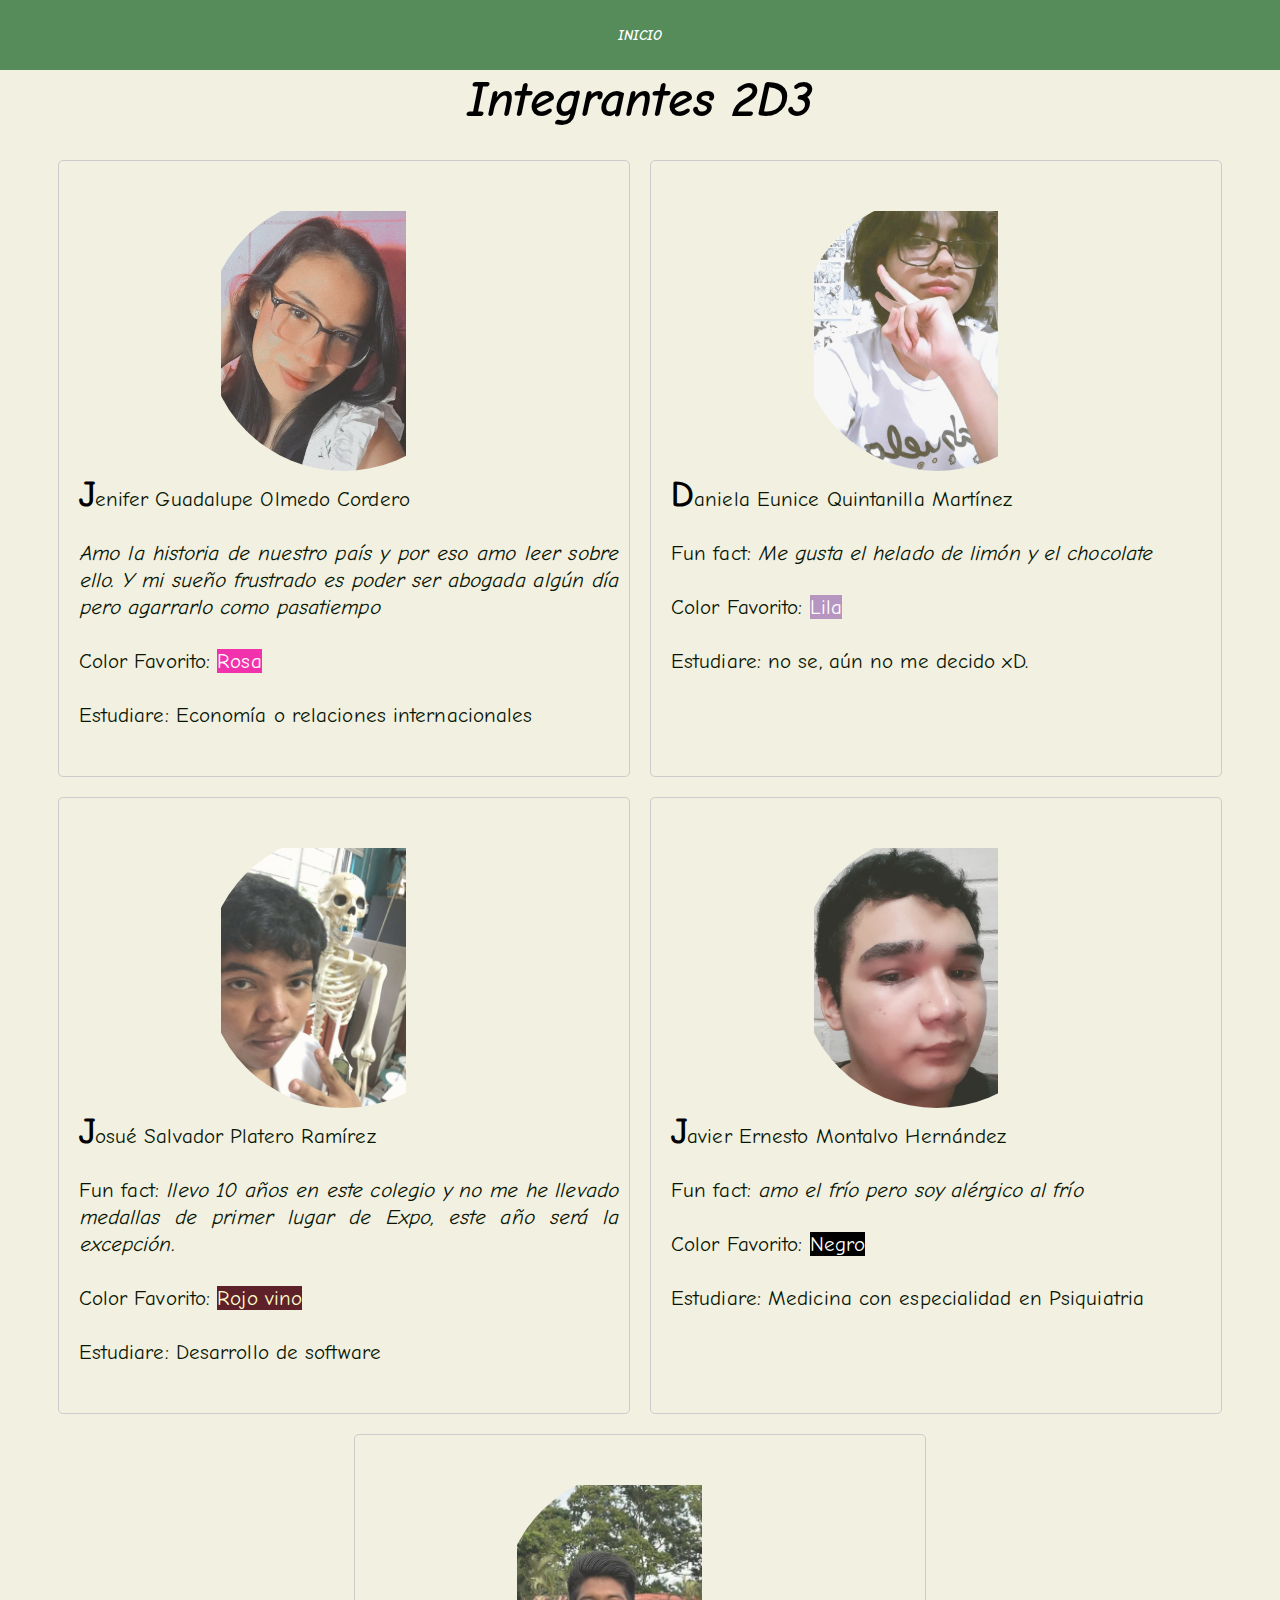
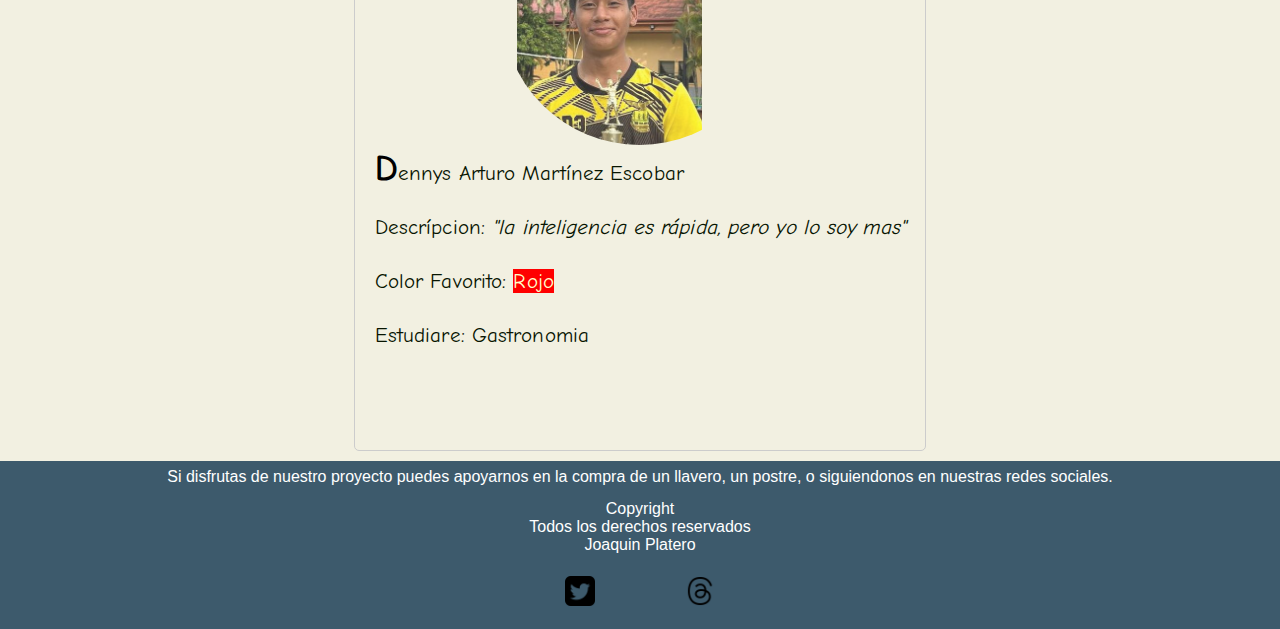
<file: acercade.html>
<!DOCTYPE html>
<html lang="esp">
<head>
	<meta charset="UTF-8">
	<meta name="keywords" content="Emiliani, Proyecto, Plantas"> 
	<meta name="description" content="El proyecto de biologia de Expo Emiliani 2023"> 
	<meta name="author" content="Familia Platero"> <!-- -->
	<meta name="viewport" content="width=device-width, user-scalable=no, initial-scale=1.0, maximum-scale=1.0, minimum-scale=1.0">
	<link rel="stylesheet" href="css/stylesacercade.css">
</head>

<div class="containergral">
  <!-- Tus elementos de la página aquí -->
	<body>
	
		<header class="inicial">
			<nav>
				<ul class="links">
					<li><a href="index.html">Inicio</a></li>
				</ul>
			</nav>
		</header>
				
		<section>

				<header>
								<h1 class="tema">Integrantes 2D3</h1>
				</header>

				<article>

					<div class="contacto">
						<div class="contenedorimg">
						<img src="img2/jennifer.png" alt="Aqui van las imagenes">
						</div>

							<p> Jenifer Guadalupe Olmedo Cordero 
						  <br><br>
								 <i>Amo la historia de nuestro país y por eso amo leer sobre ello. Y mi sueño frustrado es poder ser abogada algún día pero agarrarlo como pasatiempo</i>
								
							<br><br>
									Color Favorito: <span class="rosa">Rosa </span>
							<br><br>
								Estudiare: Economía o relaciones internacionales
						 	</p>	
					</div>

					<div class="contacto">
						<div class="contenedorimg">
						<img src="img2/daniela.png" alt="Aqui van las imagenes">
						</div>

							<p>  Daniela Eunice Quintanilla Martínez
						  <br><br>
								Fun fact: <i>Me gusta el helado de limón y el chocolate</i> 
							<br><br>
									Color Favorito: <span class="lila">Lila </span>
							<br><br>
								Estudiare: no se, aún no me decido xD.
						 	</p>	
					</div>

					<div class="contacto">
						<div class="contenedorimg">
						<img src="img2/josue.png" alt="Aqui van las imagenes">
						</div>

							<p> Josué Salvador Platero Ramírez
						  <br><br>
								 Fun fact: <i>llevo 10 años en este colegio y no me he llevado medallas de primer lugar de Expo, este año será la excepción.</i>
								
							<br><br>
									Color Favorito:  <span class="vino">Rojo vino</span>
							<br><br>
								Estudiare: Desarrollo de software  
						 	</p>	
					</div>

					<div class="contacto">
						<div class="contenedorimg">
						<img src="img2/javier.png" alt="Aqui van las imagenes">
						</div>

							<p>  Javier Ernesto Montalvo Hernández
						  <br><br>
								 Fun fact: <i> amo el frío pero soy alérgico al frío</i>
								
							<br><br>
									Color Favorito:  <span class="negro">Negro</span>
							<br><br>
								Estudiare: Medicina con especialidad en Psiquiatria
						 	</p>	
					</div>

					<div class="contacto">
						<div class="contenedorimg">
						<img src="img2/dennys.jpeg" alt="Aqui van las imagenes">
						</div>

							<p> Dennys Arturo Martínez Escobar
						  <br><br>
								Descrípcion: <i>"la inteligencia es rápida, pero yo lo soy mas"</i>
								
							<br><br>
									Color Favorito: <span class="rojo">Rojo</span>
							<br><br>
								Estudiare: Gastronomia
						 	</p>	
					</div>


				</article>


				</section>


		<footer>
				<p class="promocion">	Si disfrutas de nuestro proyecto puedes apoyarnos en la compra de un llavero, un postre, o siguiendonos en nuestras redes sociales. 
				</p>
				<p>	Copyright
				<br>
				Todos los derechos reservados
				<br>
				Joaquin Platero
				</p>

			<div class="contenedorlinks">
				<a class="twitter" href="https://twitter.com/quinxo117"><img src="img/twitter-sign.png" alt=""></a>
				<a class="threads" href="https://www.threads.net/@desafiando_al_tiempo_"><img src="img/threads.png" alt=""></a>
			</div>
		</footer>

	</body>
</div>

</html>
</file>
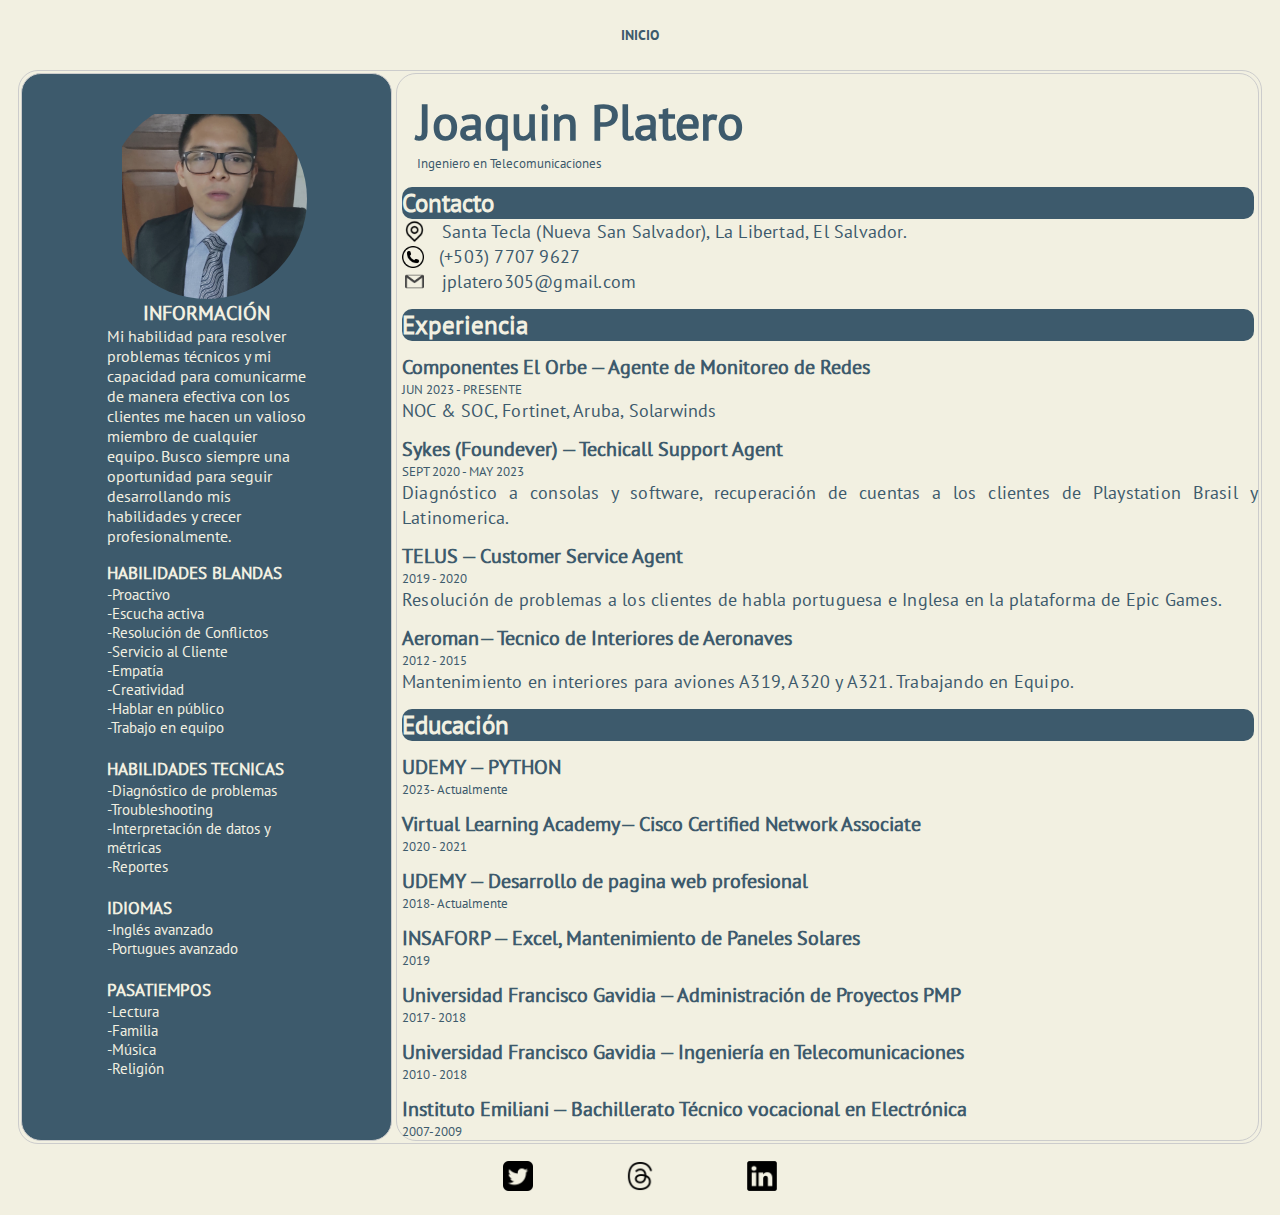
<file: contacto.html>
<!DOCTYPE html>
<html lang="en">
<head>
	<meta charset="UTF-8">
	<meta name="keywords" content="Emiliani, Proyecto, Plantas"> 
	<meta name="description" content="El proyecto de biologia de Expo Emiliani 2023"> 
	<meta name="author" content="Familia Platero"> <!-- -->
	<meta name="viewport" content="width=device-width, user-scalable=no, initial-scale=1.0, maximum-scale=1.0, minimum-scale=1.0">
	<title>Joaquin Platero</title>
	<link rel="stylesheet" href="css/contacto.css">
</head>
<body>

		<header class="inicial">
			<nav>
				<ul class="links">
					<li><a href="index.html">Inicio</a></li>
				</ul>
			</nav>
		</header>
				
		<section>

			<article>
				<div class="contenedorimg">
					<img src="img2/Joaco.jpeg" alt="Joaquin">
				</div>

				<h1>INFORMACIÓN</h1>
				<small>Mi habilidad para resolver problemas técnicos y mi capacidad para comunicarme de manera efectiva con los clientes me hacen un valioso miembro de cualquier equipo. Busco siempre una oportunidad para seguir desarrollando mis habilidades y crecer profesionalmente.</small>
				
				<div class="contenedorhab">
					<div class="blandas">	
						<h2>HABILIDADES BLANDAS</h2>
						<p>-Proactivo <br> 
						   -Escucha activa <br>
							-Resolución de Conflictos<br>
							-Servicio al Cliente<br>
							-Empatía<br>
							-Creatividad<br>
							-Hablar en público<br>
							-Trabajo en equipo</p>
					</div>
					<div class="tecnicas">	
						<h2>HABILIDADES TECNICAS</h2>
							<p>-Diagnóstico de problemas <br>
							   -Troubleshooting<br>
							   -Interpretación de datos y métricas<br>
							   -Reportes</p>
					</div>
					<div class="idiomas">
						<h2>IDIOMAS</h2>
						<p>-Inglés avanzado<br>
						   -Portugues avanzado</p>
					</div>
					<div class="pasatiempos">	   
						<h2>PASATIEMPOS</h2>
						<p>-Lectura <br>
						   -Familia<br>
						   -Música<br>
						   -Religión</p>
					</div>
				</div>

			</article>

			<aside>

				<h1> Joaquin Platero</h1>
				<small>Ingeniero en Telecomunicaciones</small>

				<h2> Contacto</h2>
				<div class="direccion">
					<img src="img/direccion.png" alt="direccion">
					<p>Santa Tecla (Nueva San Salvador), La Libertad, El Salvador.</p>
				</div>
				<div class="phone">
					<img src="img/phone.png" alt="phone">
					<p>(+503) 7707 9627</p>
				</div>
				<div class="correo">
					<img src="img/correo.png" alt="correo">
					<p>jplatero305@gmail.com</p>		
				</div>
				
				<h2>Experiencia</h2>
				
					<h3> Componentes El Orbe  — Agente de Monitoreo de Redes </h3>
					<sub>JUN 2023 - PRESENTE</sub>	
					<p>NOC & SOC, Fortinet, Aruba, Solarwinds</p>
					
					<h3>Sykes (Foundever) — Techicall  Support  Agent</h3>
					<sub>SEPT 2020 - MAY 2023</sub>
					<p>Diagnóstico a consolas y software, recuperación de cuentas a los clientes de Playstation Brasil y Latinomerica.</p>
					
					<h3>TELUS — Customer Service Agent</h3>
					<sub>2019 - 2020</sub>
					<p>Resolución de problemas a los clientes de habla portuguesa e Inglesa en la plataforma de Epic Games.</p>
					
					<h3>Aeroman— Tecnico de Interiores de Aeronaves</h3>
					<sub>2012 - 2015</sub>
					<p>Mantenimiento en interiores para aviones A319, A320 y A321. Trabajando en Equipo.</p>
				
				<h2>Educación</h2>
					<h3>UDEMY — PYTHON</h3>
					<sub>2023- Actualmente</sub>
					<h3>Virtual Learning Academy— Cisco Certified Network Associate</h3>
					<sub>2020 - 2021</sub>
					<h3>UDEMY — Desarrollo de pagina web profesional</h3>
					<sub>2018- Actualmente</sub>
				
					<h3>INSAFORP — Excel, Mantenimiento de Paneles Solares</h3>
					<sub>2019</sub>
					
					<h3>Universidad Francisco Gavidia — Administración de Proyectos PMP</h3>
					<sub>2017 - 2018</sub>
					
					<h3>Universidad Francisco Gavidia  — Ingeniería en Telecomunicaciones</h3>
					<sub>2010 - 2018</sub>

					<h3>Instituto Emiliani — Bachillerato Técnico vocacional en Electrónica</h3>
					<sub>2007-2009</sub>
				
			</aside>


		</section>


		<footer>

					
				<div class="contenedorlinks">
					<a class="twitter" href="https://twitter.com/quinxo117"><img src="img/twitter-sign.png" alt=""></a>
					<a class="threads" href="https://www.threads.net/@desafiando_al_tiempo_"><img src="img/threads.png" alt=""></a>
					<a class="linkedin" href="https://www.linkedin.com/in/jplatero/"><img src="img/linkedin.png" alt=""></a>
				</div>

		
		</footer>

	
</body>
</html>
</file>
<file: css/stylesacercade.css>
* {
	margin: 0;
	padding: 0;
	font-family: "ComicNeue-Regular", sans-serif;
}

/* Contenedor padre de HEADER, SECTION Y FOOTER */

/* Media query para pantallas de escritorio */

.containergral {
  width: 100%;
  height: 100vh; /* 100% del viewport height */
  margin: 0;
  padding: 0;
  box-sizing: border-box;
  margin-right: 0;
}


.containergral body {
	background-color: #72A98F;
	margin-right: 0;
	margin: 0;
	display: flex;
	flex-direction: column; 
	font-family: "PTSans-Regular", sans-serif;
	width: 100%;
	max-width: 1200px;
	color: #424242;


}



/* HEADER LOGO MENU  */
.inicial {
	width: 100%;
	padding: 0px 0px ;
	/*order: 1;*/
	display: flex;
	flex-direction: row;
	justify-content:center;
	align-items:center;	
	background-color: #558C5A;
}

/* UL DE LOS BOTONES */

.inicial nav{
	height: 70px;
}


.inicial nav ul{
    list-style-type: none;
    display: flex;
    flex-direction: row;
    height: 70px;
}

.inicial nav ul > li {
    list-style-type: none;
    display: flex;
    flex-direction: row;
    align-items: center;
    margin: 5px 5px;
    padding: 1px 1px;
}


.inicial nav .links li a{
	color: #fff;
	text-decoration: none;
	margin: 0px 0px;
	font-size: 14px;
	font-family: "ComicNeue-BoldItalic", sans-serif;
	display: block;
	font-weight: bold;
	text-transform: uppercase;
	transition: background-color 0.3s;
	padding: 25px 15px;
}

.inicial nav .links li a:hover{
	text-decoration: none;
	color: #558C5A;
	margin: 0px 0px;
	font-size: 14px;
	font-family: "ComicNeue-BoldItalic", sans-serif;
	display: block;
	font-weight: bold;
	text-transform: uppercase;
	padding: 25px 15px;
	background-color: #f2f0e1;
}


/* CONTENEDOR PADRE SECTION  --------------*/

section{
	display: flex;
	flex-direction: row;
	flex-wrap: wrap; 
	width: 100%;
	margin-right: 0px;
	padding: 0;
	background-color: #f2f0e1;
}

/* CONTENEDOR MEDIO Header ---------------------*/
section header {
	padding: 1px 1px;
	width: 100%;
	display: flex;
	flex-direction: row;
	justify-content: center;
}

section header h1 {
	font-weight:normal;
	margin-bottom: 20px;
	font-size: 50px;
	font-family: "ComicNeue-BoldItalic", sans-serif;
	font-style: italic;
	text-align: center;
	align-self:center;
} 

/* MEDIO Article -------------------*/
section article {
	width: 100%;
	display: flex;
	flex-direction: row;
	align-items:center;
	justify-content:center;
	flex-wrap: wrap;
}


/*CONTENEDOR DEL CONTACTO*/

section article .contacto{
	width: 43%;
	display: flex;
	flex-direction:column;
	justify-content: center;
	margin: 10px;
	border: 1px solid #ccc;
	border-radius: 5px;
	padding: 10px;
}

/*CONTENEDOR DE LA FOTO*/
section article .contacto .contenedorimg {
  margin: 25px auto 0px auto;
  width: 275px; /* Ajusta el tamaño deseado */
  height: 275px; /* Ajusta el tamaño deseado */
  border-radius: 50%;
  overflow: hidden;

}


/*FOTO*/
section article .contacto .contenedorimg img {
  vertical-align: top;
  margin: 10px 10px;
  padding: 5px 5px;
  opacity: 0.8;
  width: 67%;
  height: 100%;
  object-fit: cover; /*La imagen se ajustará al 100% del contenedor utilizando object-fit: cover, lo que garantiza que ocupe todo el espacio sin deformar la relación de aspecto. El borde redondeado se aplica al contenedor <div>.*/

  
}

section article .contacto .contenedorimg img:hover {
    padding: 5px;
    border: 1px solid #444;
    opacity: 1;

}


section article .contacto p{
	margin: 10px 10px;
	font-size: 21px;
	text-align: justify;
	letter-spacing: 0.1px;
	color: #081501;
	line-height: 27px;
	/*background-color: #FFF;*/
	width: 98%;
	height: 275px;
}

section article .contacto p .blanco{
	background-color: #FFF;
}

section article .contacto p .rosa{
	background-color: #F132AC;
	color: #FFF;
}

section article .contacto p .lila{
	background-color: #b695c0;
	color: #FFF;
}

section article .contacto p .vino{
	background-color: #5e2129;
	color: #FFFFCC;
}

section article .contacto p .negro{
	background-color: #000;
	color: #FFF;
}

section article .contacto p .rojo{
	background-color: #FF0000;
	color: #FFFFCC;
}

section article .contacto p::first-letter {
  color: #000;
  font-size: 170%;
  font-weight: bold;
}


/* FOOTER  */

footer{
	display: flex;
	/*order:3;*/
	background-color: #3D5A6C;
	flex-direction: column;
	justify-content: center;
	align-items: center;
	height: auto;

}


footer p {
text-align: center;
color: #FFF;
margin: 7px 0;
font-family: "PTSans-Italic", sans-serif;
}

.contenedorlinks{
	display: flex;
	flex-wrap:wrap;
	justify-content: center;
}

.contenedorlinks a {
	color: #fff;
	text-align: center;
	width: 100px;
	display: inline-block;
	padding: 15px 0;
	border-radius: 5px;
	font-size: 30px;
	margin: 0 10px;
}

.contenedorlinks .twitter:hover {background: #1da1f2; border-radius: 5px; border: 1px solid #fff;}
.contenedorlinks .threads:hover {background: #3f729b; border-radius: 5px; border: 1px solid #fff;}


.contenedorlinks a img {
	width: 30%;

}



/* ---------------------------------------------------------------------TABLET */
@media (min-width: 707px) and (max-width: 1124px) {

/* CONTENEDOR PADRE SECTION  --------------*/


section{
	display: flex;
	flex-direction: column;
	flex-wrap: nowrap;
	background-color: #f2f0e1;
	width: 100%;
	margin-right: 0px;
	padding: 0;
}

/* CONTENEDOR MEDIO Header ---------------------*/
section header {
	padding: 1px 1px;
	width: 100%;
	display: flex;
	flex-direction: row;
	justify-content: center;
}

section header h1 {
	font-weight:normal;
	margin-bottom: 20px;
	font-size: 45px;
	font-family: "ComicNeue-BoldItalic", sans-serif;
	font-style: italic;
	text-align: center;
	align-self:center;
} 

/* MEDIO Article -------------------*/
section article {
	width: 100%;
	display: flex;
	flex-direction: row;
	align-items:center;
	justify-content:center;
	flex-wrap: wrap;
}


/*CONTENEDOR DEL CONTACTO*/

section article .contacto{
	width: 90%;
	height: 100%;
	display: flex;
	flex-direction:row;
	justify-content: space-between;
	margin: 10px;
	border: 1px solid #ccc;
	border-radius: 5px;
	padding: 10px;
}

/*CONTENEDOR DE LA FOTO*/
section article .contacto .contenedorimg {
  margin: 25px auto 0px auto;
  width: 275px; /* Ajusta el tamaño deseado */
  height: 275px; /* Ajusta el tamaño deseado */
  border-radius: 50%;
  overflow: hidden;
}


/*FOTO*/
section article .contacto .contenedorimg img {
  vertical-align: top;
  margin: 10px 10px;
  padding: 5px 5px;
  opacity: 0.8;
  width: 67%;
  height: 100%;
  object-fit: cover; /*La imagen se ajustará al 100% del contenedor utilizando object-fit: cover, lo que garantiza que ocupe todo el espacio sin deformar la relación de aspecto. El borde redondeado se aplica al contenedor <div>.*/

}

section article .contacto .contenedorimg img:hover {
    padding: 5px;
    border: 1px solid #444;
    opacity: 1;

}


section article .contacto p{
	margin: 10px 10px;
	font-size: 19px;
	text-align: justify;
	letter-spacing: 0.1px;
	color: #081501;
	line-height: 27px;
}

section article .contacto p .rosa{
	background-color: #F132AC;
	color: #FFF;
}

section article .contacto p .lila{
	background-color: #b695c0;
	color: #FFF;
}

section article .contacto p .vino{
	background-color: #5e2129;
	color: #FFFFCC;
}

section article .contacto p .negro{
	background-color: #000;
	color: #FFF;
}

section article .contacto p .rojo{
	background-color: #FF0000;
	color: #FFFFCC;
}

section article .contacto p::first-letter {
  color: #000;
  font-size: 170%;
  font-weight: bold;
}



}


/* ---------------------------------------------------------------------CELULAR */
@media (max-width: 706px) {

/* CONTENEDOR PADRE SECTION  --------------*/


section{
	display: flex;
	flex-direction: column;
	flex-wrap: nowrap;
	background-color: #f2f0e1;
	width: 100%;
	margin-right: 0px;
	padding: 0;
}

/* CONTENEDOR MEDIO Header ---------------------*/
section header {
	padding: 1px 1px;
	width: 100%;
	display: flex;
	flex-direction: row;
	justify-content: center;
}

section header h1 {
	font-weight:normal;
	margin-bottom: 20px;
	font-size: 35px;
	font-family: "ComicNeue-BoldItalic", sans-serif;
	font-style: italic;
	text-align: center;
	align-self:center;
} 

/* MEDIO Article -------------------*/
section article {
	width: 100%;
	display: flex;
	flex-direction: row;
	align-items:center;
	justify-content:center;
	flex-wrap: wrap;
}


/*CONTENEDOR DEL CONTACTO*/

section article .contacto{
	width: 88%;
	display: flex;
	flex-direction:column;
	align-items: center;
	margin: 10px;
	border: 1px solid #ccc;
	border-radius: 5px;
	padding: 10px;
}

/*CONTENEDOR DE LA FOTO*/
section article .contacto .contenedorimg {
  margin: 25px auto 0px auto;
  width: 275px; /* Ajusta el tamaño deseado */
  height: 275px; /* Ajusta el tamaño deseado */
  border-radius: 50%;
  overflow: hidden;
}


/*FOTO*/
section article .contacto .contenedorimg img {
  vertical-align: top;
  margin: 10px 10px;
  padding: 5px 5px;
  opacity: 0.8;
  width: 67%;
  height: 100%;
  object-fit: cover; /*La imagen se ajustará al 100% del contenedor utilizando object-fit: cover, lo que garantiza que ocupe todo el espacio sin deformar la relación de aspecto. El borde redondeado se aplica al contenedor <div>.*/
}

section article .contacto .contenedorimg img:hover {
    padding: 5px;
    border: 1px solid #444;
    opacity: 1;

}


section article .contacto p{
	margin: 10px 10px;
	font-size: 17px;
	text-align: justify;
	letter-spacing: 0.1px;
	color: #081501;
	line-height: 27px;
}

section article .contacto p .rosa{
	background-color: #F132AC;
	color: #FFF;
}

section article .contacto p .lila{
	background-color: #b695c0;
	color: #FFF;
}

section article .contacto p .vino{
	background-color: #5e2129;
	color: #FFFFCC;
}

section article .contacto p .negro{
	background-color: #000;
	color: #FFF;
}

section article .contacto p .rojo{
	background-color: #FF0000;
	color: #FFFFCC;
}

section article .contacto p::first-letter {
  color: #000;
  font-size: 180%;
  font-weight: bold;
}



}



@font-face {
	font-family:ComicNeue-Regular;
	src: url('fonts/ComicNeue-Regular.ttf');
}
@font-face {
	font-family:ComicNeue-BoldItalic;
	src: url('fonts/ComicNeue-BoldItalic.ttf');
}
@font-face {
	font-family:ComicNeue-Italic;
	src: url('fonts/ComicNeue-Italic.ttf');
}
</file>
<file: css/contacto.css>
* {
	margin: 0;
	padding: 0;
	font-family: "PTSans-Regular", "ComicNeue-Regular", sans-serif;
}

body{
	/*background-color: azul marino #3D5A6C; verde esmeralda 72A98F Blanco huezo f2f0e1*/
	background-color: #f2f0e1;
	color: #3D5A6C;
	width: 100%;
	display: flex;
	flex-direction: column;
	justify-content: center;
	align-items: center;

}

/* BARRA DE NAVEGACION */
body .inicial nav{
	height: 70px;
	background-color: #f2f0e1;
	width: 100%;
}

body .inicial nav ul{
    list-style-type: none;
    display: flex;
    flex-direction: row;
    justify-content: center;
    height: 70px;
}

body .inicial nav ul > li {
    list-style-type: none;
    display: flex;
    flex-direction: row;
    justify-content: center;
    align-items: center;
    margin: 5px 5px;
    padding: 1px 1px;
}

body .inicial nav .links li a{
	color: #3D5A6C;
	text-decoration: none;
	margin: 0px 0px;
	font-size: 14px;
	font-family: "PTSans-Bold", sans-serif;
	display: block;
	font-weight: bold;
	text-transform: uppercase;
	transition: background-color 0.3s;
	padding: 25px 15px;
}

body .inicial nav .links li a:hover{
	text-decoration: none;
	color: #FFF;
	margin: 0px 0px;
	font-size: 14px;
	font-family: "PTSans-Bold", sans-serif;
	display: block;
	font-weight: bold;
	text-transform: uppercase;
	padding: 25px 15px;
	background-color: #3D5A6C;


}

/* CONTENEDOR PADRE DE AMBOS LADOS */

section {
	width: 97%;
	border: 1px solid #CCC;
	display: flex;
	flex-direction: row;
	border-radius: 20px;

}


/* LADO IZQUIERDO */
/*CONTENEDOR PADRE IZQ*/
section article {
	width: 30%;
	display: flex;
  	flex-direction: column;
  	justify-content: flex-start;
  	align-items: flex-start;
  	margin: 2px 2px;
  	border: 1px solid #CCC;
  	background-color: #3D5A6C;
  	color: #f2f0e1;
  	border-radius: 20px;

}


/*--------------------CONTENEDOR DE LA IMAGEN*/
section article .contenedorimg {
  margin: 25px auto 0px auto;
  width: 200px; /* Ajusta el tamaño deseado */
  height: 200px; /* Ajusta el tamaño deseado */
  border-radius: 50%;
  overflow: hidden;
}

/*---------------------IMAGEN*/
section article .contenedorimg img {
  vertical-align: top;
  margin: 10px 10px;
  padding: 5px 5px;
  opacity: 0.8;
  width: 100%;
  height: 100%;
  object-fit: cover; /*La imagen se ajustará al 100% del contenedor utilizando object-fit: cover, lo que garantiza que ocupe todo el espacio sin deformar la relación de aspecto. El borde redondeado se aplica al contenedor <div>.*/
}

section article .contenedorimg img:hover {
    opacity: 1;
}

section article h1 {
	margin: 1px auto 0px auto;
	font-size: 20px;

}

section article small {
	margin: 0px auto 0px auto;
	font-size: medium;
	display: block;
	width: 200px; /* Ajusta el tamaño deseado */
    height: auto; /* Ajusta el tamaño deseado */

}

section article .contenedorhab {
	display: flex;
	flex-direction: column;
	justify-content: center;
  	align-items: center;
  	width: 100%;

}

section article .blandas {
	margin: 1px auto 0px auto;
	width: 200px;

}

section article .blandas h2 {
	margin: 15px auto 0px auto;
	font-size: 17px;

}

section article .blandas p {
	margin: 1px auto 5px auto;
	font-size: 15px;

}

section article .tecnicas {
	margin: 1px auto 0px auto;
	width: 200px;

}


section article .tecnicas h2 {
	margin: 15px auto 0px auto;
	font-size: 17px;

}

section article .tecnicas p {
	margin: 1px auto 5px auto;
	font-size: 15px;

}

section article .idiomas {
	margin: 1px auto 0px auto;
	width: 200px;
}


section article .idiomas h2 {
	margin: 15px auto 0px auto;
	font-size: 17px;

}

section article .idiomas p {
	margin: 1px auto 5px auto;
	font-size: 15px;

}

section article .pasatiempos {
	margin: 1px auto 0px auto;
	width: 200px;
}


section article .pasatiempos h2 {
	margin: 15px auto 0px auto;
	font-size: 17px;

}

section article .pasatiempos p {
	margin: 1px auto 5px auto;
	font-size: 15px;

}


/* LADO DERECHO */

/*CONTENEDOR PADRE DERECHA*/
section aside {
	width: 70%;
	display: flex;
	flex-direction: column;
	justify-content: flex-start;
	align-items: flex-start;
	margin: 2px 2px;
	border: 1px solid #CCC;
	border-radius: 20px;
}

section aside h1 {
	font-size: 50px;
	margin: 15px auto 0px 20px;

}

section aside small{
	margin: 0px auto 0px 20px;
}


section aside h2 {
	margin: 15px auto 0px 5px;
	font-size: 25px;
	display: block;
	width: 99%; /* Ajusta el tamaño deseado */
	color: #f2f0e1;
	background-color: #3D5A6C;
	border-radius: 10px;
}

section aside .direccion {
	display: flex; /* Utilizamos Flexbox para alinear los elementos horizontalmente */
  	align-items: center; /* Centra verticalmente los elementos */
}

section aside .direccion img {
	max-width: 25px; /* Ajusta el tamaño máximo de la imagen */
  	margin: 0px 10px 0px 5px; /* Espacio entre la imagen y el texto */
}

section aside .direccion p{
	flex: 1; /* El texto ocupará todo el espacio restante en el contenedor */
}

section aside .phone {
	display: flex; /* Utilizamos Flexbox para alinear los elementos horizontalmente */
  	align-items: center; /* Centra verticalmente los elementos */
}

section aside .phone img {
	max-width: 22px; /* Ajusta el tamaño máximo de la imagen */
  	margin: 0px 10px 0px 5px; /* Espacio entre la imagen y el texto */
}

section aside .phone p{
	flex: 1; /* El texto ocupará todo el espacio restante en el contenedor */
}

section aside .correo {
	display: flex; /* Utilizamos Flexbox para alinear los elementos horizontalmente */
  	align-items: center; /* Centra verticalmente los elementos */
}

section aside .correo img {
	max-width: 25px; /* Ajusta el tamaño máximo de la imagen */
  	margin: 0px 10px 0px 5px; /* Espacio entre la imagen y el texto */
}

section aside .correo p{
	flex: 1; /* El texto ocupará todo el espacio restante en el contenedor */
}

section aside h3 {
	font-size: 20px;
	margin: 13px auto 0px 5px;
}

section aside sub {
	margin: 0px auto 0px 5px;
}

section aside p {
	text-align: justify;
	letter-spacing:0.2px;
	line-height: 25px;
	margin: 0px auto 0px 5px;
	font-size: 18px;
}


/* CONTENEDOR PADRE DEL FOOTER */

footer {

}


footer .contenedorlinks {
	display: flex;
	flex-wrap:wrap;
	justify-content: center;
}

footer .contenedorlinks a {
	color: #fff;
	text-align: center;
	width: 100px;
	display: inline-block;
	padding: 15px 0;
	border-radius: 5px;
	font-size: 30px;
	margin: 0 10px;
	border: 1px solid #f2f0e1;
}

footer .contenedorlinks a img{
	width: 30%;
}

footer .contenedorlinks .twitter:hover {background: #1da1f2; border-radius: 5px; border: 1px solid #fff;}
footer .contenedorlinks .threads:hover {background: #3f729b; border-radius: 5px; border: 1px solid #fff;}
footer .contenedorlinks .linkedin:hover {background: #0077B5; border-radius: 5px; border: 1px solid #fff;}

@media (min-width: 580px) and (max-width: 766px) {
		/* CONTENEDOR PADRE DE AMBOS LADOS */

section {
	width: 98%;
	border: 1px solid #CCC;
	display: flex;
	flex-direction: column;
	border-radius: 20px;

}


/* -----------------------------------LADO ARRIBA */
/*CONTENEDOR PADRE ARRIBA*/
section article {
	width: 100%;
	display: flex;
  	flex-direction: column;
  	justify-content: flex-start;
  	align-items: flex-start;
  	flex-wrap: no-wrap;
  	margin: 2px 2px;
  	border: 1px solid #CCC;
  	background-color: #3D5A6C;
  	color: #f2f0e1;
  	border-radius: 20px;

}


/*--------------------CONTENEDOR DE LA IMAGEN*/
section article .contenedorimg {
  margin: 25px auto 0px auto;
  width: 200px; /* Ajusta el tamaño deseado */
  height: 200px; /* Ajusta el tamaño deseado */
  border-radius: 50%;
  overflow: hidden;
}

/*---------------------IMAGEN*/
section article .contenedorimg img {
  vertical-align: top;
  margin: 10px 10px;
  padding: 5px 5px;
  opacity: 0.8;
  width: 100%;
  height: 100%;
  object-fit: cover; /*La imagen se ajustará al 100% del contenedor utilizando object-fit: cover, lo que garantiza que ocupe todo el espacio sin deformar la relación de aspecto. El borde redondeado se aplica al contenedor <div>.*/
}

section article .contenedorimg img:hover {
    opacity: 1;
}

/*INFORMACION*/
section article h1 {
	margin: 1px auto 0px auto;
	font-size: 17px;

}

section article small {
	margin: 0px auto 0px auto;
	font-size: medium;
	display: block;
	width: 95%; /* Ajusta el tamaño deseado */
    height: auto; /* Ajusta el tamaño deseado */

}

section article .contenedorhab {
  	display: flex; /* Utilizamos Flexbox para alinear los divs */
  	flex-wrap: wrap; /* Permite que los divs se ajusten en varias líneas */
  	justify-content: space-between; /* Distribuye los divs horizontalmente con espacios entre ellos */
	flex-direction: row;
	width: 100%;
}

/* HABILIDADES BLANDAS*/
section article .blandas {
	margin: 2px 0px 2px 0px;
	width: 49%;
    display: flex;
  flex-direction: column;
  align-items: center;
  justify-content: center;


}

section article .blandas h2 {
	margin: 15px auto 0px auto;
	font-size: 16px;

}

section article .blandas p {
	margin: 1px auto 5px auto;
	font-size: 15px;

}

/* HABILIDADES TECNICAS*/
section article .tecnicas {
	margin: 2px 0px 2px 0px;
	width: 49%;
    display: flex;
    flex-direction: column;
  	align-items: center;
  	justify-content: center;

}


section article .tecnicas h2 {
	margin: 15px auto 0px auto;
	font-size: 16px;

}

section article .tecnicas p {
	margin: 1px auto 5px auto;
	font-size: 15px;

}

/* IDIOMAS*/
section article .idiomas {
	margin: 2px 0px 2px 0px;
	width: 49%;
  display: flex;
  flex-direction: column;
  align-items: center;
  justify-content: center;

}


section article .idiomas h2 {
	margin: 15px auto 0px auto;
	font-size: 16px;

}

section article .idiomas p {
	margin: 1px auto 5px auto;
	font-size: 15px;

}

/* PASATIEMPOS*/
section article .pasatiempos {
	margin: 2px 0px 2px 0px;
	width: 49%;
  	display: flex;
  	flex-direction: column;
  	align-items: center;
  	justify-content: center;


}


section article .pasatiempos h2 {
	margin: 15px auto 0px auto;
	font-size: 16px;

}

section article .pasatiempos p {
	margin: 1px auto 5px auto;
	font-size: 15px;

}


/* ----------------- LADO ABAJO */

/*CONTENEDOR PADRE ABAJO*/
section aside {
	width: 100%;
	display: flex;
	flex-direction: column;
	justify-content: flex-start;
	align-items: flex-start;
	margin: 2px 2px;
	border: 1px solid #CCC;
	border-radius: 20px;
}

section aside h1 {
	font-size: 50px;
	margin: 15px auto 0px auto;

}

section aside small{
	margin: 0px auto 0px auto;
}


section aside h2 {
	margin: 15px auto 0px auto;
	font-size: 23px;
	display: block;
	width: 98%; /* Ajusta el tamaño deseado */
	color: #f2f0e1;
	background-color: #3D5A6C;
	border-radius: 10px;
}

section aside .direccion {
	display: flex; /* Utilizamos Flexbox para alinear los elementos horizontalmente */
  	align-items: center; /* Centra verticalmente los elementos */
}

section aside .direccion img {
	max-width: 25px; /* Ajusta el tamaño máximo de la imagen */
  	margin: 0px 10px 0px 5px; /* Espacio entre la imagen y el texto */
}

section aside .direccion p{
	flex: 1; /* El texto ocupará todo el espacio restante en el contenedor */
	font-size: 16px;
}

section aside .phone {
	display: flex; /* Utilizamos Flexbox para alinear los elementos horizontalmente */
  	align-items: center; /* Centra verticalmente los elementos */
}

section aside .phone img {
	max-width: 22px; /* Ajusta el tamaño máximo de la imagen */
  	margin: 0px 10px 0px 5px; /* Espacio entre la imagen y el texto */
}

section aside .phone p{
	flex: 1; /* El texto ocupará todo el espacio restante en el contenedor */
}

section aside .correo {
	display: flex; /* Utilizamos Flexbox para alinear los elementos horizontalmente */
  	align-items: center; /* Centra verticalmente los elementos */
}

section aside .correo img {
	max-width: 25px; /* Ajusta el tamaño máximo de la imagen */
  	margin: 0px 10px 0px 5px; /* Espacio entre la imagen y el texto */
}

section aside .correo p{
	flex: 1; /* El texto ocupará todo el espacio restante en el contenedor */
}

section aside h3 {
	font-size: 17px;
	margin: 13px auto 0px 5px;
}

section aside sub {
	margin: 0px auto 0px 5px;
	font-size: 12px;
}

section aside p {
	text-align: justify;
	letter-spacing: -0.8px;
	line-height: 17px;
	margin: 0px 10px 0px 5px;
	font-size: 16px;
}


}

@media (max-width: 579px) {

	/* CONTENEDOR PADRE DE AMBOS LADOS */

section {
	width: 98%;
	border: 1px solid #CCC;
	display: flex;
	flex-direction: column;
	border-radius: 20px;

}


/* -----------------------------------LADO ARRIBA */
/*CONTENEDOR PADRE ARRIBA*/
section article {
	width: 100%;
	display: flex;
  	flex-direction: column;
  	justify-content: flex-start;
  	align-items: flex-start;
  	flex-wrap: no-wrap;
  	margin: 2px 2px;
  	border: 1px solid #CCC;
  	background-color: #3D5A6C;
  	color: #f2f0e1;
  	border-radius: 20px;

}


/*--------------------CONTENEDOR DE LA IMAGEN*/
section article .contenedorimg {
  margin: 25px auto 0px auto;
  width: 200px; /* Ajusta el tamaño deseado */
  height: 200px; /* Ajusta el tamaño deseado */
  border-radius: 50%;
  overflow: hidden;
}

/*---------------------IMAGEN*/
section article .contenedorimg img {
  vertical-align: top;
  margin: 10px 10px;
  padding: 5px 5px;
  opacity: 0.8;
  width: 100%;
  height: 100%;
  object-fit: cover; /*La imagen se ajustará al 100% del contenedor utilizando object-fit: cover, lo que garantiza que ocupe todo el espacio sin deformar la relación de aspecto. El borde redondeado se aplica al contenedor <div>.*/
}

section article .contenedorimg img:hover {
    opacity: 1;
}

/*INFORMACION*/
section article h1 {
	margin: 1px auto 0px auto;
	font-size: 17px;

}

section article small {
	margin: 0px auto 0px auto;
	font-size: medium;
	display: block;
	width: 95%; /* Ajusta el tamaño deseado */
    height: auto; /* Ajusta el tamaño deseado */

}

section article .contenedorhab {
  	display: flex; /* Utilizamos Flexbox para alinear los divs */
  	flex-wrap: wrap; /* Permite que los divs se ajusten en varias líneas */
  	justify-content: space-between; /* Distribuye los divs horizontalmente con espacios entre ellos */
	flex-direction: row;
	width: 100%;
}

/* HABILIDADES BLANDAS*/
section article .blandas {
	margin: 2px 0px 2px 0px;
	width: 49%;
    display: flex;
  flex-direction: column;
  align-items: center;
  justify-content: center;


}

section article .blandas h2 {
	margin: 15px auto 0px auto;
	font-size: 13px;

}

section article .blandas p {
	margin: 1px auto 5px auto;
	font-size: 12px;

}

/* HABILIDADES TECNICAS*/
section article .tecnicas {
	margin: 2px 0px 2px 0px;
	width: 49%;
    display: flex;
    flex-direction: column;
  	align-items: center;
  	justify-content: center;

}


section article .tecnicas h2 {
	margin: 15px auto 0px auto;
	font-size: 13px;

}

section article .tecnicas p {
	margin: 1px auto 5px auto;
	font-size: 12px;

}

/* IDIOMAS*/
section article .idiomas {
	margin: 2px 0px 2px 0px;
	width: 49%;
  display: flex;
  flex-direction: column;
  align-items: center;
  justify-content: center;

}


section article .idiomas h2 {
	margin: 15px auto 0px auto;
	font-size: 13px;

}

section article .idiomas p {
	margin: 1px auto 5px auto;
	font-size: 12px;

}

/* PASATIEMPOS*/
section article .pasatiempos {
	margin: 2px 0px 2px 0px;
	width: 49%;
  	display: flex;
  	flex-direction: column;
  	align-items: center;
  	justify-content: center;


}


section article .pasatiempos h2 {
	margin: 15px auto 0px auto;
	font-size: 13px;

}

section article .pasatiempos p {
	margin: 1px auto 5px auto;
	font-size: 12px;

}


/* ----------------- LADO ABAJO */

/*CONTENEDOR PADRE ABAJO*/
section aside {
	width: 100%;
	display: flex;
	flex-direction: column;
	justify-content: flex-start;
	align-items: flex-start;
	margin: 2px 2px;
	border: 1px solid #CCC;
	border-radius: 20px;
}

section aside h1 {
	font-size: 40px;
	margin: 15px auto 0px auto;

}

section aside small{
	margin: 0px auto 0px auto;
}


section aside h2 {
	margin: 15px auto 0px auto;
	font-size: 21px;
	display: block;
	width: 98%; /* Ajusta el tamaño deseado */
	color: #f2f0e1;
	background-color: #3D5A6C;
	border-radius: 10px;
}

section aside .direccion {
	display: flex; /* Utilizamos Flexbox para alinear los elementos horizontalmente */
  	align-items: center; /* Centra verticalmente los elementos */
}

section aside .direccion img {
	max-width: 25px; /* Ajusta el tamaño máximo de la imagen */
  	margin: 0px 10px 0px 5px; /* Espacio entre la imagen y el texto */
}

section aside .direccion p{
	flex: 1; /* El texto ocupará todo el espacio restante en el contenedor */
	font-size: 14px;
}

section aside .phone {
	display: flex; /* Utilizamos Flexbox para alinear los elementos horizontalmente */
  	align-items: center; /* Centra verticalmente los elementos */
}

section aside .phone img {
	max-width: 22px; /* Ajusta el tamaño máximo de la imagen */
  	margin: 0px 10px 0px 5px; /* Espacio entre la imagen y el texto */
}

section aside .phone p{
	flex: 1; /* El texto ocupará todo el espacio restante en el contenedor */
}

section aside .correo {
	display: flex; /* Utilizamos Flexbox para alinear los elementos horizontalmente */
  	align-items: center; /* Centra verticalmente los elementos */
}

section aside .correo img {
	max-width: 25px; /* Ajusta el tamaño máximo de la imagen */
  	margin: 0px 10px 0px 5px; /* Espacio entre la imagen y el texto */
}

section aside .correo p{
	flex: 1; /* El texto ocupará todo el espacio restante en el contenedor */
}

section aside h3 {
	font-size: 16px;
	margin: 13px auto 0px 5px;
}

section aside sub {
	margin: 0px auto 0px 5px;
	font-size: 12px;
}

section aside p {
	text-align: justify;
	letter-spacing: -0.2px;
	line-height: 17px;
	margin: 0px 40px 0px 5px;
	font-size: 14px;
}


/* CONTENEDOR PADRE DEL FOOTER */


}

@font-face {
	font-family:PTSans-Bold;
	src: url('fonts/PTSans-Bold.ttf');
}
@font-face {
	font-family:PTSans-BoldItalic;
	src: url('fonts/PTSans-BoldItalic.ttf');
}
@font-face {
	font-family:PTSans-Italic;
	src: url('fonts/PTSans-Italic.ttf');
}
@font-face {
	font-family:PTSans-Regular;
	src: url('fonts/PTSans-Regular.ttf');
}
</file>
